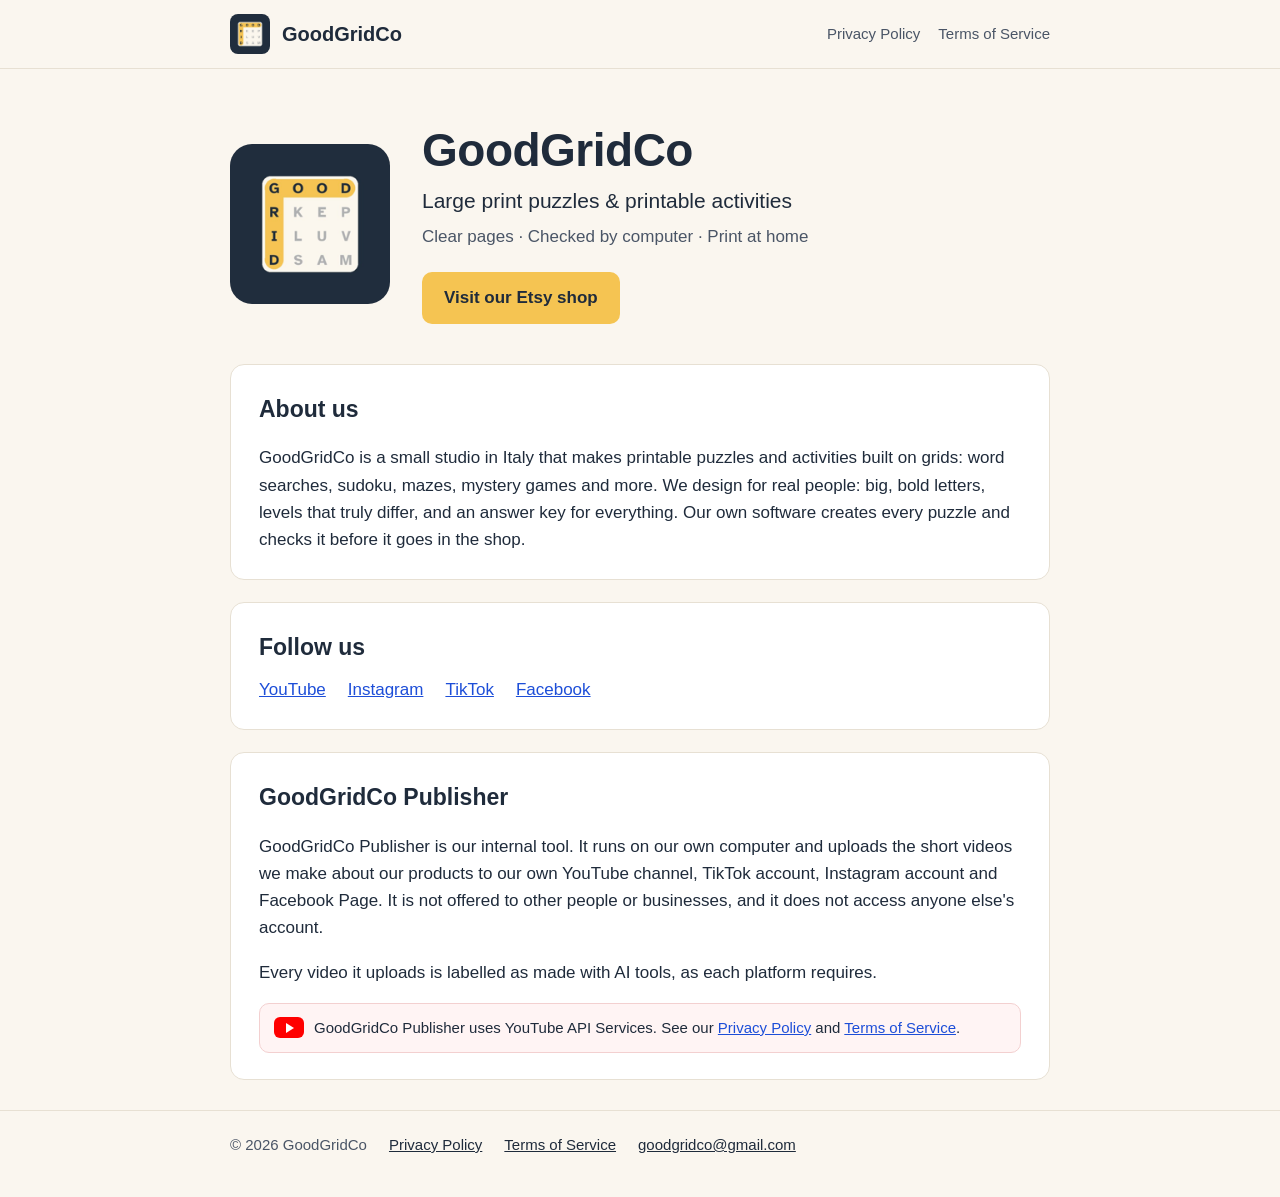
<file: index.html>
<!doctype html>
<html lang="en">
<head>
  <meta charset="utf-8">
  <meta name="viewport" content="width=device-width, initial-scale=1">
  <title>GoodGridCo – Large print puzzles & printable activities</title>
  <meta name="description" content="GoodGridCo makes clear, easy-to-read printable puzzles and activities, sold on Etsy.">
  <link rel="icon" href="favicon.png">
  <link rel="stylesheet" href="style.css">
</head>
<body>
  <header class="top">
    <div class="wrap">
      <img src="logo.png" alt="GoodGridCo logo">
      <a class="brand" href="./">GoodGridCo</a>
      <nav>
        <a href="privacy-policy.html">Privacy Policy</a>
        <a href="terms-of-service.html">Terms of Service</a>
      </nav>
    </div>
  </header>

  <main class="wrap">
    <div class="hero">
      <img src="logo.png" alt="">
      <div>
        <h1>GoodGridCo</h1>
        <p class="tag">Large print puzzles &amp; printable activities</p>
        <p class="sub">Clear pages · Checked by computer · Print at home</p>
        <a class="button" href="https://www.etsy.com/shop/GoodGridCo">Visit our Etsy shop</a>
      </div>
    </div>

    <section class="card">
      <h2>About us</h2>
      <p>GoodGridCo is a small studio in Italy that makes printable puzzles and activities built on grids: word
        searches, sudoku, mazes, mystery games and more. We design for real people: big, bold letters, levels that
        truly differ, and an answer key for everything. Our own software creates every puzzle and checks it before it
        goes in the shop.</p>
    </section>

    <section class="card">
      <h2>Follow us</h2>
      <ul class="links">
        <li><a href="https://www.youtube.com/@GoodGridCo">YouTube</a></li>
        <li><a href="https://www.instagram.com/goodgridco/">Instagram</a></li>
        <li><a href="https://www.tiktok.com/@goodgridco">TikTok</a></li>
        <li><a href="https://www.facebook.com/profile.php?id=61596684440222">Facebook</a></li>
      </ul>
    </section>

    <section class="card" id="publisher">
      <h2>GoodGridCo Publisher</h2>
      <p>GoodGridCo Publisher is our internal tool. It runs on our own computer and uploads the short videos we make
        about our products to our own YouTube channel, TikTok account, Instagram account and Facebook Page. It is not
        offered to other people or businesses, and it does not access anyone else's account.</p>
      <p>Every video it uploads is labelled as made with AI tools, as each platform requires.</p>
      <div class="yt-note">
        <span class="yt-play" aria-hidden="true"></span>
        <span>GoodGridCo Publisher uses YouTube API Services. See our
          <a href="privacy-policy.html">Privacy Policy</a> and <a href="terms-of-service.html">Terms of Service</a>.</span>
      </div>
    </section>
  </main>

  <footer class="bottom">
    <div class="wrap">
      <span>© 2026 GoodGridCo</span>
      <a href="privacy-policy.html">Privacy Policy</a>
      <a href="terms-of-service.html">Terms of Service</a>
      <a href="mailto:goodgridco@gmail.com">goodgridco@gmail.com</a>
    </div>
  </footer>
</body>
</html>
</file>
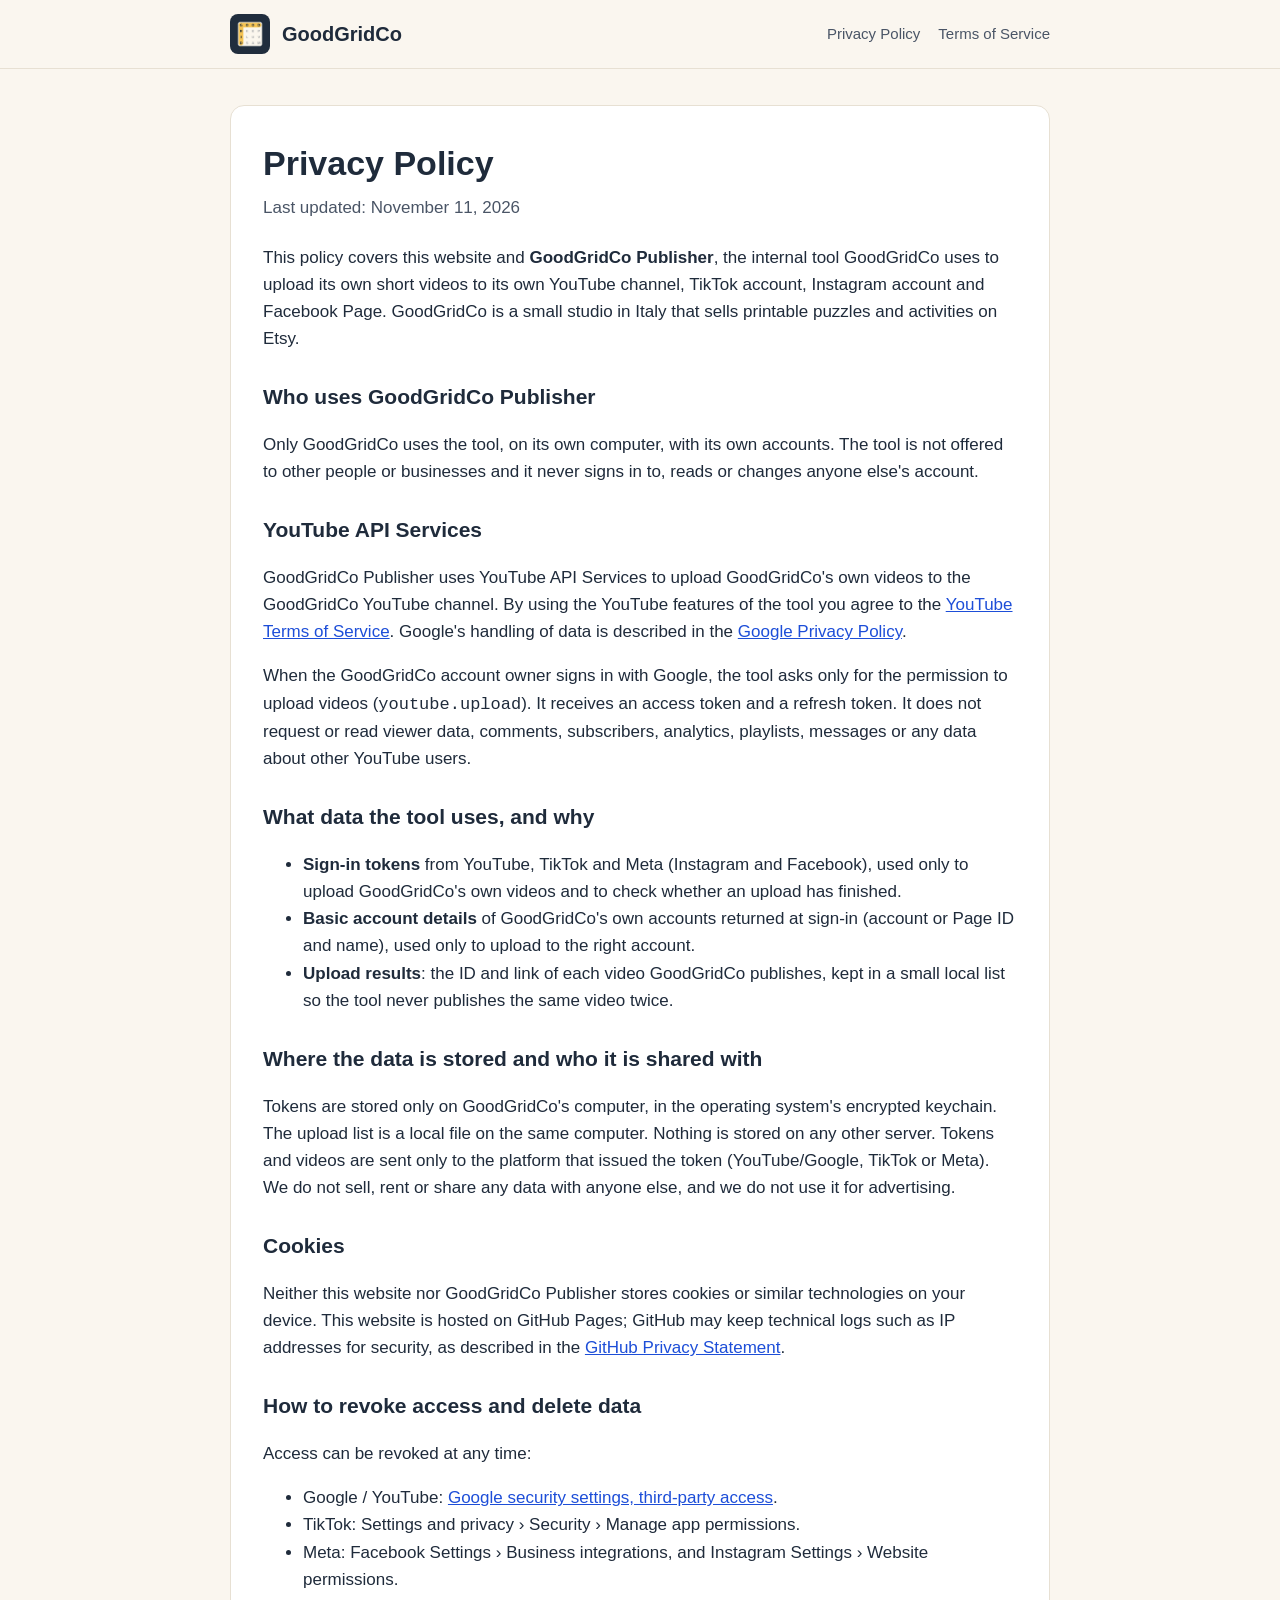
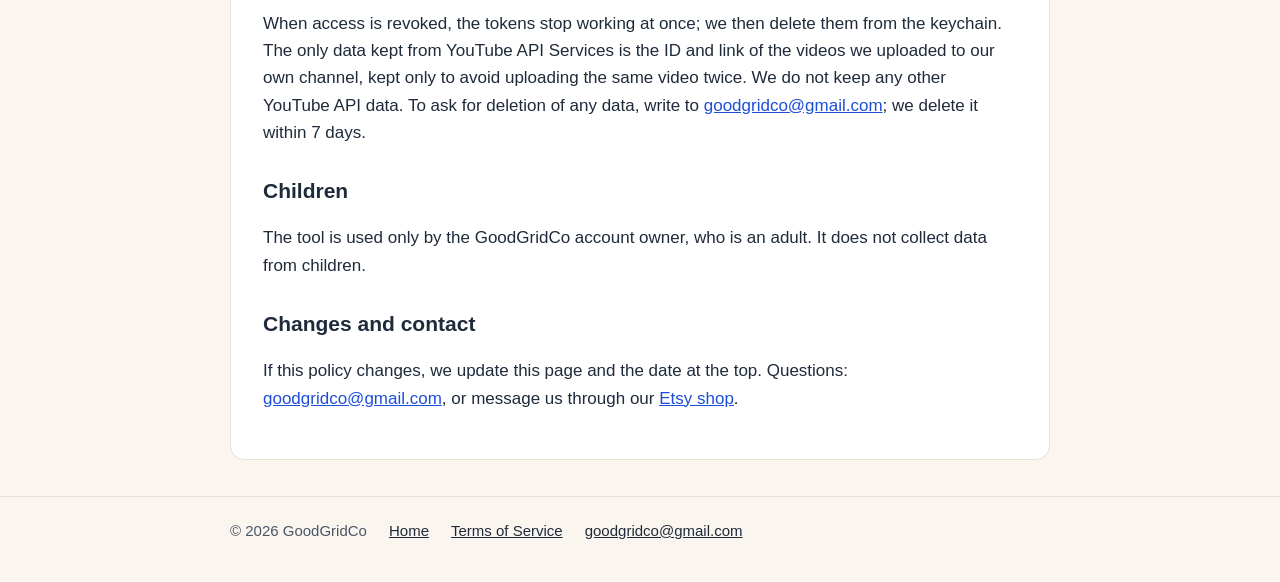
<file: privacy-policy.html>
<!doctype html>
<html lang="en">
<head>
  <meta charset="utf-8">
  <meta name="viewport" content="width=device-width, initial-scale=1">
  <title>Privacy Policy – GoodGridCo</title>
  <link rel="icon" href="favicon.png">
  <link rel="stylesheet" href="style.css">
</head>
<body>
  <header class="top">
    <div class="wrap">
      <img src="logo.png" alt="GoodGridCo logo">
      <a class="brand" href="./">GoodGridCo</a>
      <nav>
        <a href="privacy-policy.html">Privacy Policy</a>
        <a href="terms-of-service.html">Terms of Service</a>
      </nav>
    </div>
  </header>

  <main class="wrap">
    <article class="legal">
      <h1>Privacy Policy</h1>
      <p class="updated">Last updated: November 11, 2026</p>

      <p>This policy covers this website and <strong>GoodGridCo Publisher</strong>, the internal tool GoodGridCo uses to
        upload its own short videos to its own YouTube channel, TikTok account, Instagram account and Facebook Page.
        GoodGridCo is a small studio in Italy that sells printable puzzles and activities on Etsy.</p>

      <h2>Who uses GoodGridCo Publisher</h2>
      <p>Only GoodGridCo uses the tool, on its own computer, with its own accounts. The tool is not offered to other
        people or businesses and it never signs in to, reads or changes anyone else's account.</p>

      <h2>YouTube API Services</h2>
      <p>GoodGridCo Publisher uses YouTube API Services to upload GoodGridCo's own videos to the GoodGridCo YouTube
        channel. By using the YouTube features of the tool you agree to the
        <a href="https://www.youtube.com/t/terms">YouTube Terms of Service</a>. Google's handling of data is described
        in the <a href="https://policies.google.com/privacy">Google Privacy Policy</a>.</p>
      <p>When the GoodGridCo account owner signs in with Google, the tool asks only for the permission to upload videos
        (<code>youtube.upload</code>). It receives an access token and a refresh token. It does not request or read
        viewer data, comments, subscribers, analytics, playlists, messages or any data about other YouTube users.</p>

      <h2>What data the tool uses, and why</h2>
      <ul>
        <li><strong>Sign-in tokens</strong> from YouTube, TikTok and Meta (Instagram and Facebook), used only to upload
          GoodGridCo's own videos and to check whether an upload has finished.</li>
        <li><strong>Basic account details</strong> of GoodGridCo's own accounts returned at sign-in (account or Page ID
          and name), used only to upload to the right account.</li>
        <li><strong>Upload results</strong>: the ID and link of each video GoodGridCo publishes, kept in a small local
          list so the tool never publishes the same video twice.</li>
      </ul>

      <h2>Where the data is stored and who it is shared with</h2>
      <p>Tokens are stored only on GoodGridCo's computer, in the operating system's encrypted keychain. The upload list
        is a local file on the same computer. Nothing is stored on any other server. Tokens and videos are sent only to
        the platform that issued the token (YouTube/Google, TikTok or Meta). We do not sell, rent or share any data
        with anyone else, and we do not use it for advertising.</p>

      <h2>Cookies</h2>
      <p>Neither this website nor GoodGridCo Publisher stores cookies or similar technologies on your device. This
        website is hosted on GitHub Pages; GitHub may keep technical logs such as IP addresses for security, as
        described in the
        <a href="https://docs.github.com/en/site-policy/privacy-policies/github-general-privacy-statement">GitHub
        Privacy Statement</a>.</p>

      <h2>How to revoke access and delete data</h2>
      <p>Access can be revoked at any time:</p>
      <ul>
        <li>Google / YouTube: <a href="https://security.google.com/settings/security/permissions">Google security
          settings, third-party access</a>.</li>
        <li>TikTok: Settings and privacy › Security › Manage app permissions.</li>
        <li>Meta: Facebook Settings › Business integrations, and Instagram Settings › Website permissions.</li>
      </ul>
      <p>When access is revoked, the tokens stop working at once; we then delete them from the keychain. The only data
        kept from YouTube API Services is the ID and link of the videos we uploaded to our own channel, kept only to
        avoid uploading the same video twice. We do not keep any other YouTube API data. To ask for deletion of any
        data, write to <a href="mailto:goodgridco@gmail.com">goodgridco@gmail.com</a>; we delete it within 7
        days.</p>

      <h2>Children</h2>
      <p>The tool is used only by the GoodGridCo account owner, who is an adult. It does not collect data from
        children.</p>

      <h2>Changes and contact</h2>
      <p>If this policy changes, we update this page and the date at the top. Questions:
        <a href="mailto:goodgridco@gmail.com">goodgridco@gmail.com</a>, or message us through our
        <a href="https://www.etsy.com/shop/GoodGridCo">Etsy shop</a>.</p>
    </article>
  </main>

  <footer class="bottom">
    <div class="wrap">
      <span>© 2026 GoodGridCo</span>
      <a href="./">Home</a>
      <a href="terms-of-service.html">Terms of Service</a>
      <a href="mailto:goodgridco@gmail.com">goodgridco@gmail.com</a>
    </div>
  </footer>
</body>
</html>
</file>
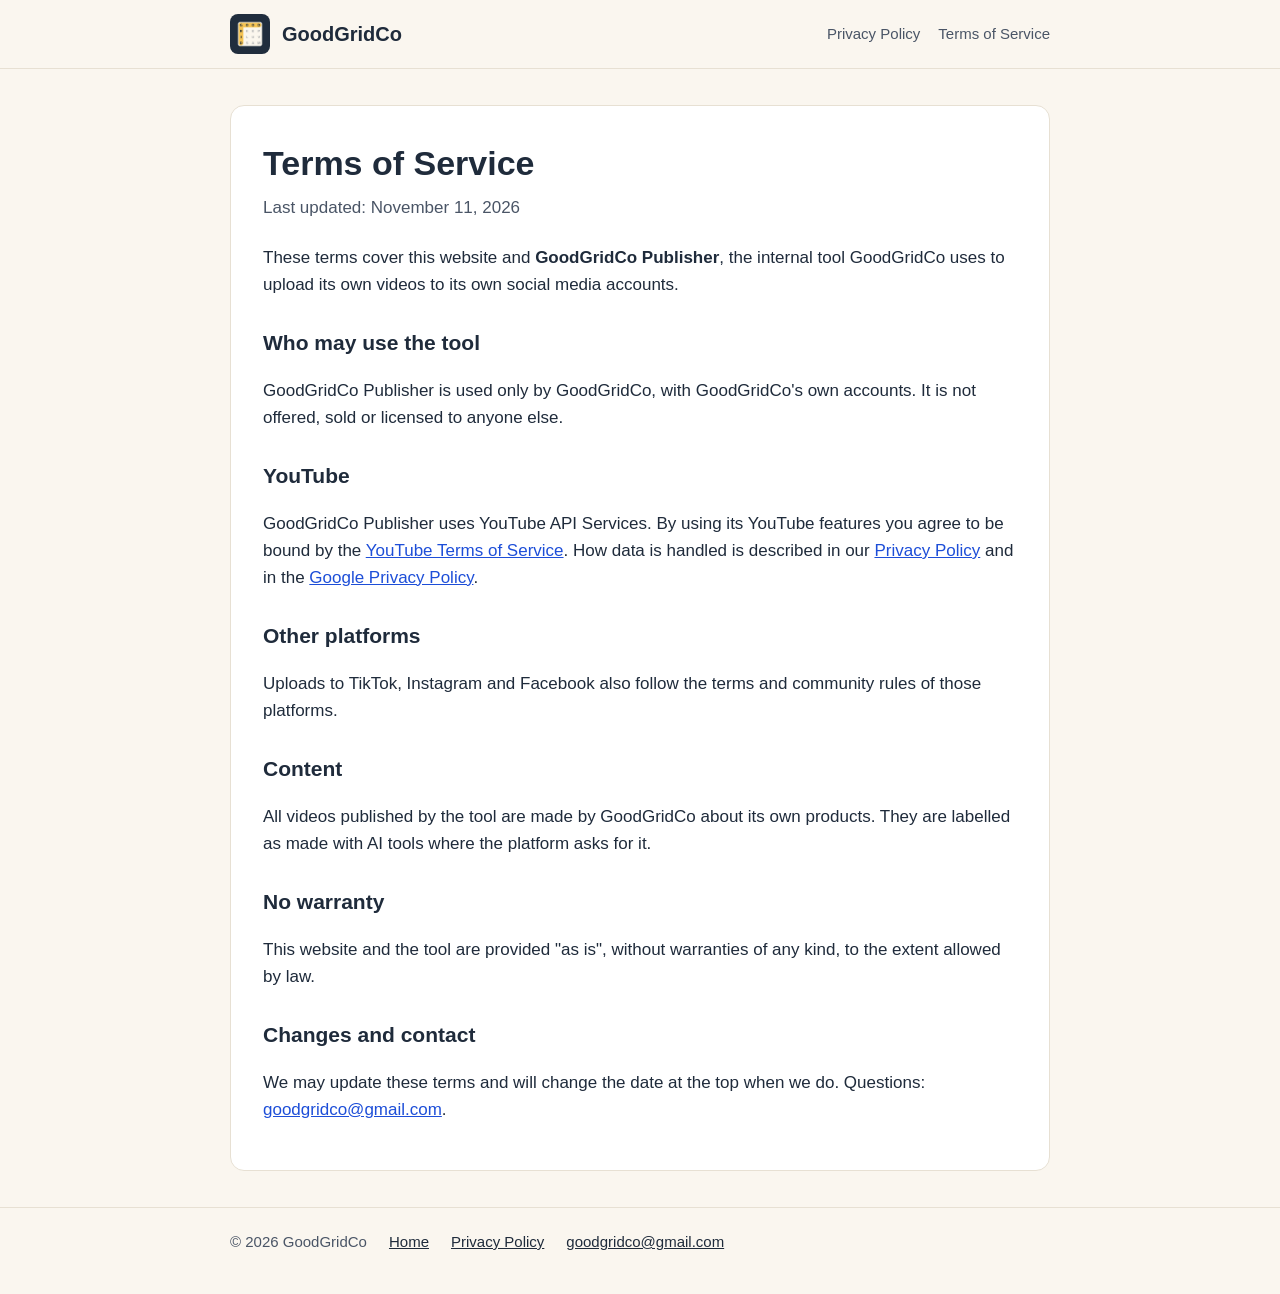
<file: terms-of-service.html>
<!doctype html>
<html lang="en">
<head>
  <meta charset="utf-8">
  <meta name="viewport" content="width=device-width, initial-scale=1">
  <title>Terms of Service – GoodGridCo</title>
  <link rel="icon" href="favicon.png">
  <link rel="stylesheet" href="style.css">
</head>
<body>
  <header class="top">
    <div class="wrap">
      <img src="logo.png" alt="GoodGridCo logo">
      <a class="brand" href="./">GoodGridCo</a>
      <nav>
        <a href="privacy-policy.html">Privacy Policy</a>
        <a href="terms-of-service.html">Terms of Service</a>
      </nav>
    </div>
  </header>

  <main class="wrap">
    <article class="legal">
      <h1>Terms of Service</h1>
      <p class="updated">Last updated: November 11, 2026</p>

      <p>These terms cover this website and <strong>GoodGridCo Publisher</strong>, the internal tool GoodGridCo uses to
        upload its own videos to its own social media accounts.</p>

      <h2>Who may use the tool</h2>
      <p>GoodGridCo Publisher is used only by GoodGridCo, with GoodGridCo's own accounts. It is not offered, sold or
        licensed to anyone else.</p>

      <h2>YouTube</h2>
      <p>GoodGridCo Publisher uses YouTube API Services. By using its YouTube features you agree to be bound by the
        <a href="https://www.youtube.com/t/terms">YouTube Terms of Service</a>. How data is handled is described in
        our <a href="privacy-policy.html">Privacy Policy</a> and in the
        <a href="https://policies.google.com/privacy">Google Privacy Policy</a>.</p>

      <h2>Other platforms</h2>
      <p>Uploads to TikTok, Instagram and Facebook also follow the terms and community rules of those platforms.</p>

      <h2>Content</h2>
      <p>All videos published by the tool are made by GoodGridCo about its own products. They are labelled as made
        with AI tools where the platform asks for it.</p>

      <h2>No warranty</h2>
      <p>This website and the tool are provided "as is", without warranties of any kind, to the extent allowed by
        law.</p>

      <h2>Changes and contact</h2>
      <p>We may update these terms and will change the date at the top when we do. Questions:
        <a href="mailto:goodgridco@gmail.com">goodgridco@gmail.com</a>.</p>
    </article>
  </main>

  <footer class="bottom">
    <div class="wrap">
      <span>© 2026 GoodGridCo</span>
      <a href="./">Home</a>
      <a href="privacy-policy.html">Privacy Policy</a>
      <a href="mailto:goodgridco@gmail.com">goodgridco@gmail.com</a>
    </div>
  </footer>
</body>
</html>
</file>
<file: style.css>
:root {
  --navy: #1f2b3b;
  --navy-soft: #4a5566;
  --yellow: #f5c452;
  --cream: #faf6ef;
  --paper: #ffffff;
  --line: #e7e0d3;
  --link: #1d4ed8;
}

* { box-sizing: border-box; }

body {
  margin: 0;
  background: var(--cream);
  color: var(--navy);
  font: 17px/1.6 -apple-system, BlinkMacSystemFont, "Segoe UI", Roboto, Helvetica, Arial, sans-serif;
}

a { color: var(--link); }

.wrap { max-width: 860px; margin: 0 auto; padding: 0 20px; }

header.top {
  border-bottom: 1px solid var(--line);
  background: var(--cream);
}
header.top .wrap { display: flex; align-items: center; gap: 12px; padding-top: 14px; padding-bottom: 14px; }
header.top img { width: 40px; height: 40px; border-radius: 8px; }
header.top a.brand { color: var(--navy); text-decoration: none; font-weight: 800; font-size: 20px; }
header.top nav { margin-left: auto; display: flex; gap: 18px; font-size: 15px; }
header.top nav a { color: var(--navy-soft); text-decoration: none; }
header.top nav a:hover { color: var(--navy); text-decoration: underline; }

.hero { display: flex; align-items: center; gap: 32px; padding: 56px 0 40px; }
.hero img { width: 160px; height: 160px; border-radius: 22px; flex: none; }
.hero h1 { font-size: 46px; line-height: 1.1; margin: 0 0 8px; letter-spacing: -0.5px; }
.hero .tag { font-size: 21px; margin: 0 0 6px; }
.hero .sub { color: var(--navy-soft); margin: 0 0 22px; }

.button {
  display: inline-block; background: var(--yellow); color: var(--navy); font-weight: 700;
  padding: 12px 22px; border-radius: 10px; text-decoration: none;
}
.button:hover { filter: brightness(0.95); }

section.card {
  background: var(--paper); border: 1px solid var(--line); border-radius: 14px;
  padding: 26px 28px; margin: 0 0 22px;
}
section.card h2 { margin: 0 0 10px; font-size: 23px; }
section.card p:last-child, section.card ul:last-child { margin-bottom: 0; }

ul.links { list-style: none; padding: 0; margin: 0; display: flex; flex-wrap: wrap; gap: 10px 22px; }

.yt-note {
  display: flex; align-items: center; gap: 10px; margin-top: 14px; padding: 12px 14px;
  border-radius: 10px; background: #fff4f4; border: 1px solid #f3d0d0; font-size: 15px;
}
.yt-play {
  flex: none; width: 30px; height: 21px; border-radius: 6px; background: #ff0000; position: relative;
}
.yt-play::after {
  content: ""; position: absolute; left: 12px; top: 5.5px;
  border-left: 8px solid #fff; border-top: 5px solid transparent; border-bottom: 5px solid transparent;
}

article.legal { background: var(--paper); border: 1px solid var(--line); border-radius: 14px; padding: 30px 32px; margin: 36px 0; }
article.legal h1 { font-size: 34px; margin: 0 0 4px; }
article.legal .updated { color: var(--navy-soft); margin: 0 0 22px; }
article.legal h2 { font-size: 21px; margin: 28px 0 8px; }

footer.bottom { border-top: 1px solid var(--line); margin-top: 30px; padding: 22px 0 40px; font-size: 15px; color: var(--navy-soft); }
footer.bottom .wrap { display: flex; flex-wrap: wrap; gap: 8px 22px; }
footer.bottom a { color: var(--navy); }

@media (max-width: 640px) {
  .hero { flex-direction: column; align-items: flex-start; gap: 18px; padding-top: 32px; }
  .hero img { width: 112px; height: 112px; }
  .hero h1 { font-size: 36px; }
  header.top nav { gap: 12px; font-size: 14px; }
  article.legal, section.card { padding: 22px 18px; }
}
</file>
